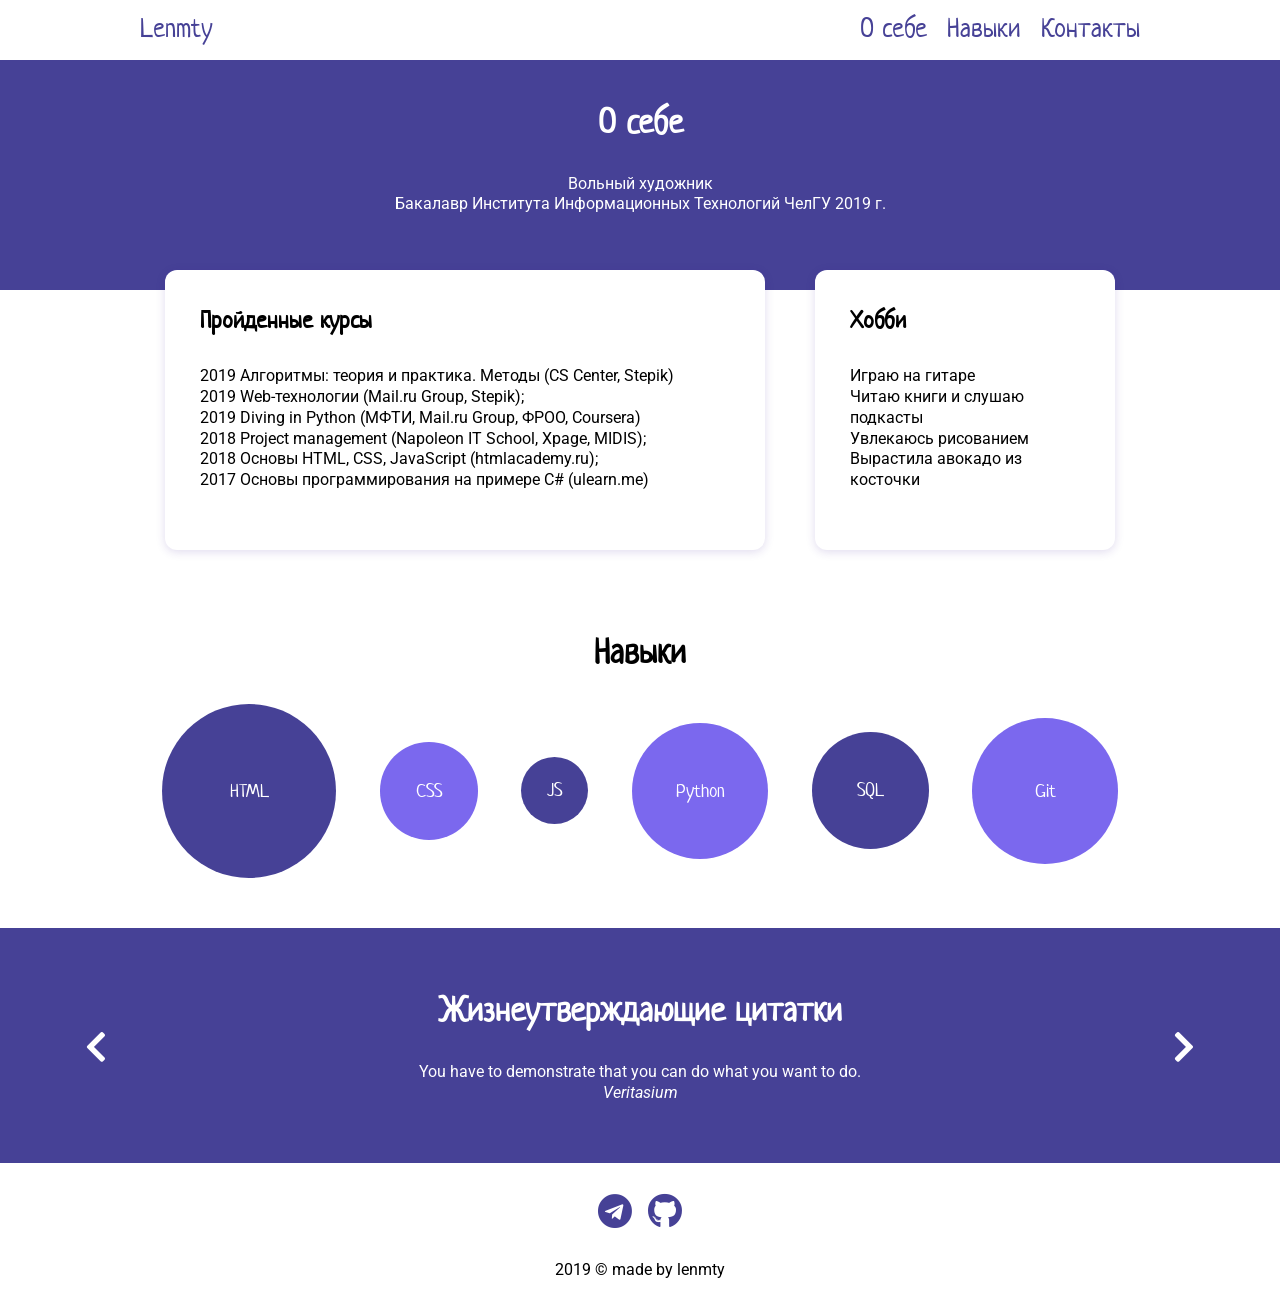
<file: index.html>
<!DOCTYPE html>
<html>
	<head>
		<meta charset="utf-8">
		<meta name="viewport" content="width=device-width, initial-scale=1">
		<link rel="stylesheet" type="text/css" href="css/style.css">
		<link rel="stylesheet" type="text/css" href="https://cdnjs.cloudflare.com/ajax/libs/font-awesome/5.11.2/css/all.min.css">
		<link href="https://fonts.googleapis.com/css?family=Neucha|Roboto&display=swap" rel="stylesheet"> 
		<title>LENMTY</title>
	</head>
	<body>
		<div class="container">
			<nav class="navigation">
				<section>
					<a class="nav-title" href="index.html">Lenmty</a>
					<ul class="nav-menu">
						<li><a class="page-scroll" href="#about">О себе</a></li>
						<li><a class="page-scroll" href="#skills">Навыки</a></li>
						<li><a class="page-scroll" href="#contact">Контакты</a></li>
					</ul>
				</section>
			</nav>
			<div class="nav section"></div>
			<div class="content">
				<div id="about" class="section about">
					<header class="header">
						<h1>О себе</h1>
						<p>Вольный художник</p>
						Бакалавр Института Информационных Технологий ЧелГУ 2019 г.
					</header>
					<section>
						<div class="cards">
							<div class="courses">
								<h2>Пройденные курсы</h2>
								<ul>
									<li>2019 Алгоритмы: теория и практика. Методы (CS Center, Stepik)</li>
									<li>2019 Web-технологии (Mail.ru Group, Stepik);</li>
									<li>2019 Diving in Python (МФТИ, Mail.ru Group, ФРОО, Coursera)</li>
									<li>2018 Project management (Napoleon IT School, Xpage, MIDIS);</li>
									<li>2018 Основы HTML, CSS, JavaScript (htmlacademy.ru);</li>
									<li>2017 Основы программирования на примере C# (ulearn.me)</li>
								</ul>
							</div>
							<div class="hobbies">
								<h2>Хобби</h2>
								<ul>
									<li>Играю на гитаре</li>
									<li>Читаю книги и слушаю подкасты</li>
									<li>Увлекаюсь рисованием</li>
									<li>Вырастила авокадо из косточки</li>					
								</ul>
							</div>				
						</div>
					</section>
				</div>
				<section>
					<div id="skills" class="section skills">
						<h1>Навыки</h1>
						<div class="rounded">
							<div class="html">HTML</div>
							<div class="css">CSS</div>
							<div class="js">JS</div>
							<div class="python">Python</div>
							<div class="sql">SQL</div>
							<div class="git">Git</div>
						</div>
					</div>
				</section>
				<div class="carousel section">
					<h1>Жизнеутверждающие цитатки</h1>
					<div class="rules">
						<div class="active">
							<p>You have to demonstrate that you can do what you want to do.</p>
							<i>Veritasium</i>
						</div>
						<div>
							<p>Секрет успеха в правильном алгоритме.</p>
							<i>Курс по алгоритмам</i>
						</div>
						<div>
							<p>Вы в своей жизни должны жить.</p>
							<i>Декан</i>
						</div>
					</div>
					<a href="" onclick="return false;" class="prev">
						<i class="fa fa-chevron-left" aria-hidden="true"></i>
					</a>
					<a href="" onclick="return false;" class="next">
						<i class="fa fa-chevron-right" aria-hidden="true"></i>
					</a>
				</div>
			</div>
			<footer class="footer">
				<section>
					<ul id="contact" class="section contact">
						<li>
							<a href="" target="_blank" title="telegram">
								<i class="fab fa-telegram"></i>
							</a>
						</li>  
						<li>
							<a href="https://github.com/lenmty" target="_blank" title="github">
								<i class="fab fa-github"></i>
							</a>
						</li>
					</ul>
					<p>2019 © made by lenmty</p>
				</section>
			</footer>
		</div>
		
		<script src="https://cdnjs.cloudflare.com/ajax/libs/jquery/3.4.1/jquery.min.js"></script>
		<script src="js/script.js"></script>
	</body>
</html>
</file>
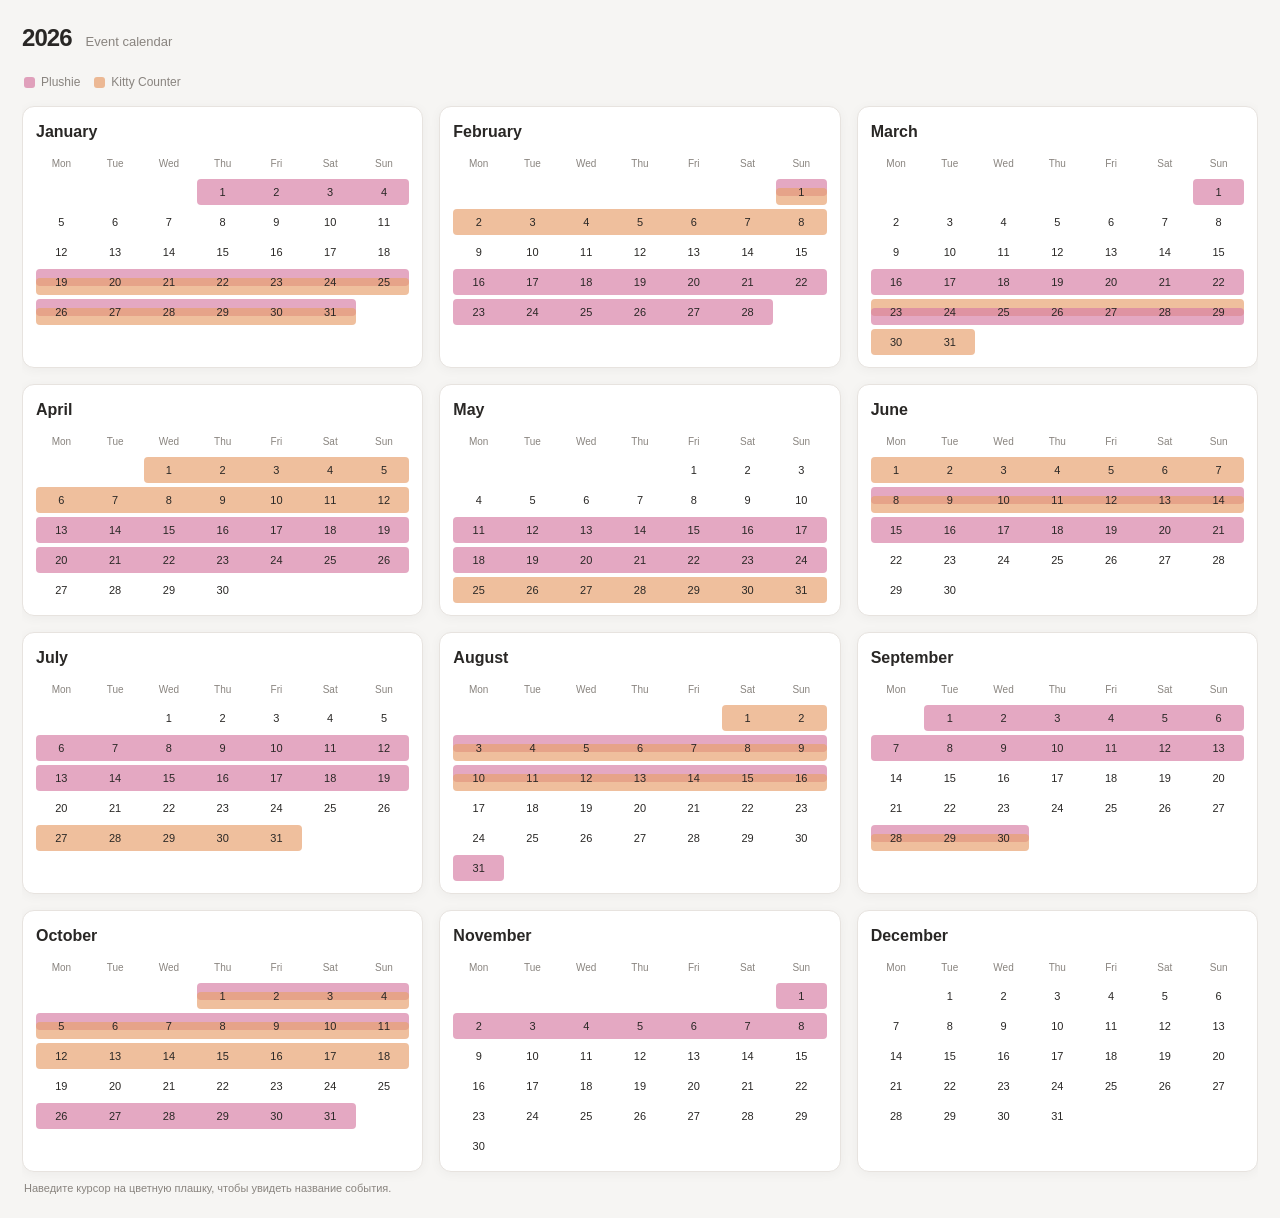
<file: notion/index.html>
<!doctype html>
<html lang="ru">
<head>
<meta charset="utf-8">
<meta name="viewport" content="width=device-width, initial-scale=1">
<title>Calendar 2026</title>
<style>
  :root {
    color-scheme: light dark;
    --page: #f6f5f3;
    --panel: #ffffff;
    --text: #292725;
    --muted: #89847f;
    --line: #e7e3df;
    --day-hover: #eeeae6;
    --plushie: #d77fa5;
    --kitty: #e7a16f;
    --plushie-text: #3b1830;
    --kitty-text: #402313;
    --today: #5c82c7;
    --shadow: 0 2px 12px rgba(0,0,0,.045);
  }
  @media (prefers-color-scheme: dark) {
    :root {
      --page: #171717;
      --panel: #202020;
      --text: #efeeec;
      --muted: #aaa6a2;
      --line: #383838;
      --day-hover: #303030;
      --plushie: #a85c7e;
      --kitty: #b8794f;
      --plushie-text: #fff4fa;
      --kitty-text: #fff5ed;
      --today: #8baeea;
      --shadow: 0 2px 14px rgba(0,0,0,.16);
    }
  }
  /* Optional overrides for hosts that expose their theme on the document. */
  html[data-theme="light"], body[data-theme="light"], .theme-light {
    color-scheme: light;
    --page:#f6f5f3; --panel:#fff; --text:#292725; --muted:#89847f;
    --line:#e7e3df; --day-hover:#eeeae6; --plushie:#d77fa5; --kitty:#e7a16f;
    --plushie-text:#3b1830; --kitty-text:#402313; --today:#5c82c7;
  }
  html[data-theme="dark"], body[data-theme="dark"], .theme-dark {
    color-scheme: dark;
    --page:#171717; --panel:#202020; --text:#efeeec; --muted:#aaa6a2;
    --line:#383838; --day-hover:#303030; --plushie:#a85c7e; --kitty:#b8794f;
    --plushie-text:#fff4fa; --kitty-text:#fff5ed; --today:#8baeea;
  }
  * { box-sizing: border-box; }
  html, body { width:100%; max-width:100%; overflow-x:hidden; }
  body {
    margin: 0; padding: 22px;
    background: var(--page); color: var(--text);
    font: 14px/1.35 -apple-system, BlinkMacSystemFont, "Segoe UI", sans-serif;
    transition: background .2s, color .2s;
  }
  .wrap { width:100%; max-width:1500px; min-width:0; margin:0 auto; overflow:hidden; }
  header { display:flex; align-items:baseline; gap:14px; margin: 0 0 20px; }
  h1 { font-size: 24px; letter-spacing:-.04em; margin:0; font-weight:650; }
  .subtitle { color:var(--muted); font-size:13px; }
  .months { display:grid; width:100%; min-width:0; grid-template-columns:repeat(3,minmax(0,1fr)); gap:16px; }
  .month {
    min-width:0; padding:14px 13px 12px; background:var(--panel);
    border:1px solid var(--line); border-radius:12px; box-shadow:var(--shadow);
  }
  .month h2 { margin:0 0 12px; font-size:16px; font-weight:650; }
  .weekdays, .week {
    display:grid; grid-template-columns:repeat(7,minmax(0,1fr)); column-gap:3px;
  }
  .weekdays { margin-bottom:5px; color:var(--muted); text-align:center; font-size:10px; }
  .weekdays span { padding:3px 0; }
  .weeks { display:flex; flex-direction:column; gap:4px; }
  .week {
    --week-height:26px; position:relative; grid-template-rows:26px; row-gap:0; height:26px; min-height:26px;
    isolation:isolate; overflow:visible;
  }
  .day {
    grid-row:1; grid-column:auto; min-width:0; text-align:center; padding-top:5px;
    border-radius:5px; color:var(--text); font-size:11px; line-height:16px;
    z-index:10; pointer-events:none; position:relative;
  }
  .day.empty { color:transparent; }
  .day.today { color:var(--today); font-weight:700; }
  .event {
    z-index:2; min-width:0; height:var(--bar-height, 100%); align-self:start;
    border-radius:4px; padding:0; overflow:visible;
    cursor:pointer; position:relative; align-self:start;
    top:var(--bar-top, 0px);
    transition:filter .13s ease, box-shadow .13s ease;
    background:var(--event-color);
    opacity:.68;
  }
  .event.plushie { --event-color:var(--plushie); }
  .event.kitty { --event-color:var(--kitty); }
  .event:hover {
    opacity:.94; filter:brightness(1.08); z-index:5;
    box-shadow:0 0 0 1px var(--event-color), 0 2px 7px rgba(0,0,0,.18);
  }
  .event:active {
    opacity:1; filter:brightness(1.16);
    box-shadow:0 0 0 2px var(--event-color), inset 0 0 0 1px rgba(255,255,255,.35);
  }
  .event::after {
    content:attr(data-tooltip); position:absolute; left:50%; bottom:calc(100% + 7px);
    transform:translateX(-50%) translateY(3px); z-index:20;
    padding:6px 9px; border-radius:6px; background:var(--text); color:var(--panel);
    font-size:11px; line-height:1.2; font-weight:600; white-space:nowrap;
    box-shadow:0 3px 12px rgba(0,0,0,.2); opacity:0; visibility:hidden;
    pointer-events:none; transition:opacity .12s ease, transform .12s ease;
  }
  .event:hover::after {
    opacity:1; visibility:visible; transform:translateX(-50%) translateY(0);
  }
  .legend { display:flex; flex-wrap:wrap; gap:14px; margin:0 0 15px 2px; color:var(--muted); font-size:12px; }
  .legend span { display:inline-flex; align-items:center; gap:6px; }
  .swatch { width:11px; height:11px; border-radius:3px; display:inline-block; }
  .note { color:var(--muted); font-size:11px; margin:9px 2px 0; }
  @media (max-width: 700px) {
    body { padding:7px; }
    header { gap:7px; margin-bottom:10px; }
    h1 { font-size:18px; }
    .subtitle { font-size:10px; }
    .months { grid-template-columns:repeat(3,minmax(0,1fr)); gap:5px; }
    .month { padding:6px 4px 7px; border-radius:7px; }
    .month h2 { font-size:10px; margin-bottom:6px; }
    .weekdays, .week { column-gap:1px; }
    .weekdays { font-size:7px; margin-bottom:3px; }
    .weekdays span { padding:2px 0; }
    .weeks { gap:2px; }
    .week { --week-height:18px; grid-template-rows:18px; height:18px; min-height:18px; }
    .day { font-size:8px; line-height:13px; padding-top:2px; border-radius:3px; }
    .event { border-radius:2px; }
    .event::after { font-size:9px; padding:4px 6px; }
    .legend { gap:8px; margin-bottom:9px; font-size:10px; }
    .swatch { width:8px; height:8px; }
    .note { font-size:9px; }
  }
</style>
</head>
<body>
<div class="wrap">
  <header><h1>2026</h1><span class="subtitle">Event calendar</span></header>
  <div class="legend">
    <span><i class="swatch" style="background:var(--plushie);opacity:.72"></i> Plushie</span>
    <span><i class="swatch" style="background:var(--kitty);opacity:.72"></i> Kitty Counter</span>
  </div>
  <main class="months" id="months"></main>
  <p class="note">Наведите курсор на цветную плашку, чтобы увидеть название события.</p>
</div>
<script>
const events = [
  ["Red Bean Shark","plushie","2026-10-26","2026-11-08"],
  ["Sweet Pancake","plushie","2026-09-28","2026-10-11"],
  ["Pawjama Kitty","kitty","2026-09-28","2026-10-18"],
  ["Stylish Corn","plushie","2026-08-31","2026-09-13"],
  ["Wobble Berry","plushie","2026-08-03","2026-08-16"],
  ["Workout Meow","kitty","2026-07-27","2026-08-16"],
  ["Crunchy Raccoon","plushie","2026-07-06","2026-07-19"],
  ["Broccoo Bird","plushie","2026-06-08","2026-06-21"],
  ["Catventure","kitty","2026-05-25","2026-06-14"],
  ["Toast Express","plushie","2026-05-11","2026-05-24"],
  ["Cotton Sheep","plushie","2026-04-13","2026-04-26"],
  ["Meowssical","kitty","2026-03-23","2026-04-12"],
  ["Puff Squad","plushie","2026-03-16","2026-03-29"],
  ["Kiwi Curio","plushie","2026-02-16","2026-03-01"],
  ["Bashful Roll","plushie","2026-01-19","2026-02-01"],
  ["Garden","kitty","2026-01-19","2026-02-08"],
  ["Chirp Shroomlet","plushie","2025-12-22","2026-01-04"]
];
const monthNames = ["January","February","March","April","May","June","July","August","September","October","November","December"];
const weekdays = ["Mon","Tue","Wed","Thu","Fri","Sat","Sun"];
const parse = s => { const [y,m,d]=s.split("-").map(Number); return new Date(y,m-1,d,12); };
const iso = d => `${d.getFullYear()}-${String(d.getMonth()+1).padStart(2,"0")}-${String(d.getDate()).padStart(2,"0")}`;
const root = document.getElementById("months");

for (let month=0; month<12; month++) {
  const year=2026, first=new Date(year,month,1,12), last=new Date(year,month+1,0,12);
  const offset=(first.getDay()+6)%7;
  const daysInMonth=last.getDate(), weekCount=Math.ceil((offset+daysInMonth)/7);
  const card=document.createElement("section"); card.className="month";
  const title=document.createElement("h2"); title.textContent=monthNames[month]; card.append(title);
  const heads=document.createElement("div"); heads.className="weekdays";
  weekdays.forEach(w=>{const s=document.createElement("span");s.textContent=w;heads.append(s);});
  card.append(heads);
  const weeks=document.createElement("div"); weeks.className="weeks";

  for(let w=0;w<weekCount;w++){
    const week=document.createElement("div"); week.className="week";
    const weekStartIndex=w*7-offset;
    for(let c=0;c<7;c++){
      const dayNum=weekStartIndex+c+1;
      const cell=document.createElement("div"); cell.className="day";
      cell.style.gridColumn=`${c+1} / ${c+2}`;
      if(dayNum<1 || dayNum>daysInMonth){cell.classList.add("empty");cell.textContent="·";}
      else {cell.textContent=dayNum;}
      week.append(cell);
    }

    // Split each event into the portion that falls within this calendar week.
    const startDate=new Date(year,month,1+weekStartIndex,12);
    const endDate=new Date(year,month,1+weekStartIndex+6,12);
    const segments=events.map(e=>({e,s:parse(e[2]),t:parse(e[3])}))
      .filter(x=>x.t>=startDate && x.s<=endDate && x.t>=first && x.s<=last)
      .map(x=>{
        const a=new Date(Math.max(x.s.getTime(),startDate.getTime(),first.getTime()));
        const b=new Date(Math.min(x.t.getTime(),endDate.getTime(),last.getTime()));
        return { ...x, colStart:((a.getDay()+6)%7)+1, colEnd:((b.getDay()+6)%7)+2 };
      })
      .sort((a,b)=>a.colStart-b.colStart || a.colEnd-b.colEnd);

    // Assign non-overlapping vertical lanes for overlapping ranges.
    const laneEnds=[];
    segments.forEach(seg=>{
      let lane=laneEnds.findIndex(end=>end<=seg.colStart);
      if(lane===-1){lane=laneEnds.length;laneEnds.push(0);}
      laneEnds[lane]=seg.colEnd;
      seg.lane=lane;
    });
    segments.forEach(seg=>{
      const overlaps = segments.filter(other =>
        other !== seg && other.colStart < seg.colEnd && other.colEnd > seg.colStart
      );
      const isOverlapping = overlaps.length > 0;
      const bar=document.createElement("div");
      bar.className=`event ${seg.e[1]}`;
      bar.style.gridColumn=`${seg.colStart} / ${seg.colEnd}`;
      bar.style.gridRow="1";
      // Only segments that actually overlap are shortened. Their vertical
      // positions are based on the calendar row height, not percentage margins.
      const stripHeight = isOverlapping ? 66 : 100;
      const maxLane = isOverlapping ? Math.max(seg.lane, ...overlaps.map(x => x.lane)) : 0;
      const offset = isOverlapping && maxLane > 0
        ? (seg.lane / maxLane) * 34
        : 0;
      bar.style.setProperty("--bar-height",`${stripHeight}%`);
      // top is now an actual pixel value relative to the fixed-height week row.
      // This avoids percentage-positioning quirks inside the Notion embed.
      bar.style.setProperty("--bar-top",`calc(var(--week-height, 26px) * ${offset / 100})`);
      bar.dataset.tooltip=seg.e[0];
      bar.setAttribute("aria-label",seg.e[0]);
      bar.setAttribute("role","button");
      bar.setAttribute("tabindex","0");
      // This is a visual prototype only: no navigation or database action is attached.
      week.append(bar);
    });
    weeks.append(week);
  }
  card.append(weeks); root.append(card);
}
</script>
</body>
</html>
</file>
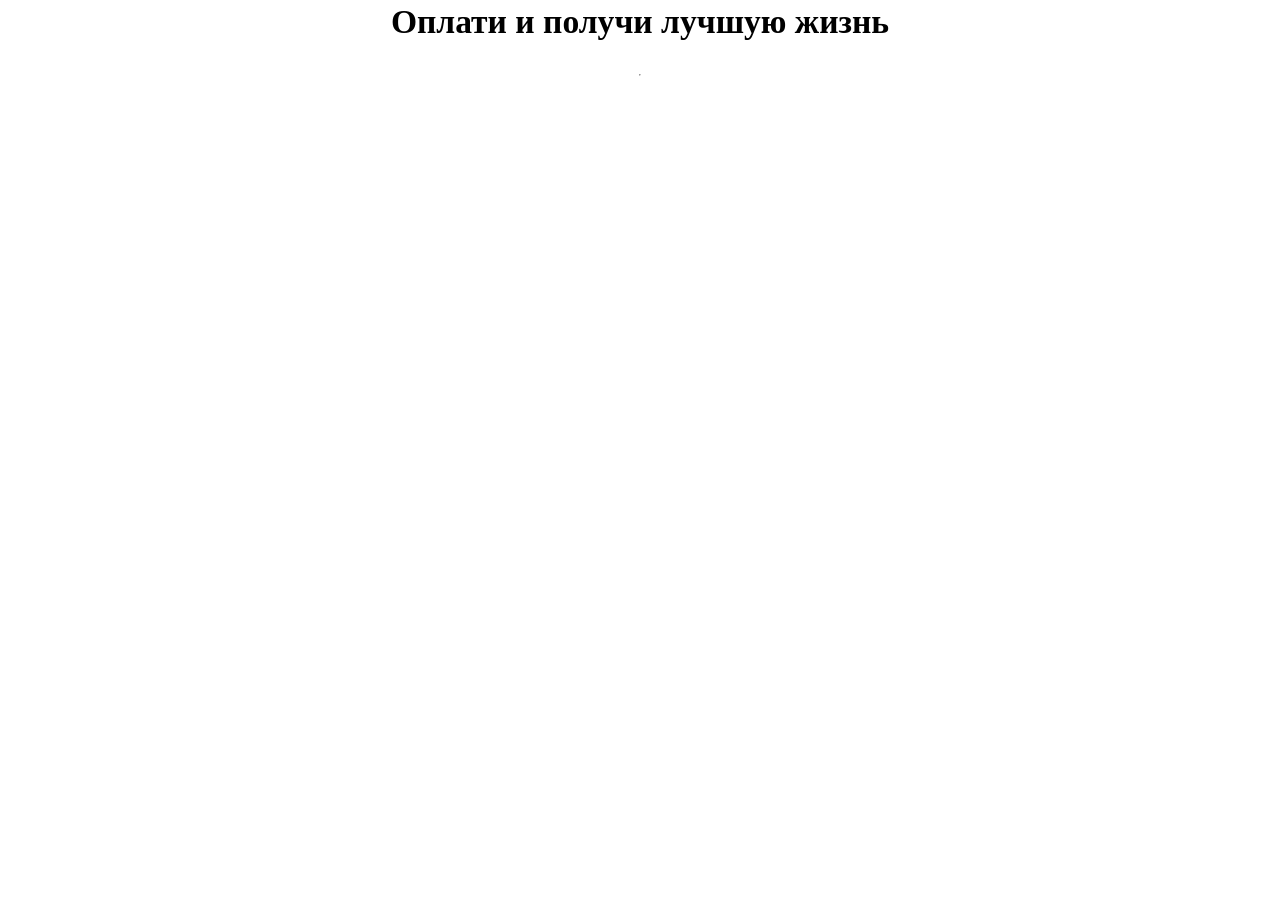
<file: test/index.html>
<!DOCTYPE html>
<html lang="ru">
<head>
    <meta charset="UTF-8">
    <meta name="viewport" content="width=device-width, initial-scale=1.0">

    <link rel="stylesheet" href="../css/style.css">
    <link rel="stylesheet" href="button.css">
</head>

<body>

    <main class="container">
        <h1>Оплати и получи лучшую жизнь</h1>
        <div style="width: 100%; display: flex; flex-direction: column; align-items: center;">
            <div data-getplatinum-widget data-payment-url="https://test-nugget.getplatinum.ru/payment/8Cc1FQd"></div>
            <hr>
            <div data-getplatinum-widget data-payment-url="https://test-nugget.getplatinum.ru/payment/otU4fK9"></div>
            <div data-getplatinum-widget data-payment-url="https://test-nugget.getplatinum.ru/payment/RPJgtI0"></div>
            <div data-getplatinum-widget data-payment-url="https://test-nugget.getplatinum.ru/payment/49ydtaH"></div>
            <div data-getplatinum-widget data-payment-url="https://test-nugget.getplatinum.ru/payment/otU4fK9"></div>
            <div data-getplatinum-widget data-payment-url="https://test-nugget.getplatinum.ru/payment/RPJgtI0"></div>
            <div data-getplatinum-widget data-payment-url="https://test-nugget.getplatinum.ru/payment/49ydtaH"></div>
            <div data-getplatinum-widget data-payment-url="https://test-nugget.getplatinum.ru/payment/otU4fK9"></div>
            <div data-getplatinum-widget data-payment-url="https://test-nugget.getplatinum.ru/payment/RPJgtI0"></div>
            <div data-getplatinum-widget data-payment-url="https://test-nugget.getplatinum.ru/payment/49ydtaH"></div>
        </div>
    </main>

    <!-- <script src="../js/script.js"></script> -->
    <script src="https://test-nugget.getplatinum.ru/widget/loader.js" async></script>
</body>
</html>
</file>
<file: css/style.css>
* { margin: 0; padding: 0; }

body {
	line-height: 1.3;
	font-family: Roboto, Arial, sans-serif;
}

h1 {
	text-align: center;
	margin-bottom: 30px;
	font-size: 2.1em;
	font-family: 'Neucha', cursive;
}

a {
	text-decoration: none;
	outline: none;
	color: #464196;
	transition: all .3s linear;
	font-family: 'Neucha', cursive;
	cursor: pointer;
}

a.active {
	text-shadow: 0px 0px 2px #7B68EE;
}

a:hover {
	color: #7B68EE;
}

ul {
	list-style-type: none;
}

.container {
	display: flex;
	flex-direction: column;
	max-width: 100%;
}

.navigation {
	width: 100%;
	padding: 10px 0;
	font-size: 1.7em;
	position: fixed;
	background: #fff;
}

.navigation section {
	max-width: 1000px;
	margin: 0 auto;
	padding: 0 10px;
}

.nav-title {
	display: block;
	float: left;
}

.nav-menu {
	display: flex;
	float: right;
}

.nav-menu li {
	text-align: center;
	margin-left: 20px;
}

.nav {
	height: 60px;
}

.header {
	background: #464196;
	color: #fff;
	text-align: center;
	min-height: 150px;
	padding: 40px 0;
}

.cards {
	margin-top: -20px;
	margin-bottom: 50px;
	display: flex;
	justify-content: space-around;
}

.cards h2 {
	margin-bottom: 30px;
	font-family: 'Neucha', cursive;
}

.courses,
.hobbies {
	box-sizing: border-box;
	padding: 35px 35px;
	border-radius: 12px;
	min-height: 280px;
	box-shadow: 0 2px 10px 0 rgba(60, 28, 151, 0.16);
	background: #fff;
	text-align: left;
}

.courses {
	width: 60%;
}

.hobbies {
	width: 30%;
}

.content section,
.footer section {
	max-width: 1000px;
	margin: 0 auto;
}

.skills {
	padding-top: 30px;
	margin-bottom: 50px;
}

.rounded {
	display: flex;
	flex-wrap: wrap;
	justify-content: space-around;
	align-items: center;
}

.rounded > div {
	width: 80px;
	height: 80px;
	background: #464196;
	color: #fff;
	border-radius: 50%;
	text-align: center;
	padding: 20px;
	font-family: 'Neucha', cursive;
	font-size: 1.2em;
}

.rounded > div:nth-child(even) {
	background: #7B68EE;
}

div.html { width: 7em; height: 7em; line-height: 7em; }
div.css { width: 3em; height: 3em; line-height: 3em; }
div.js { width: 1.4em; height: 1.4em; line-height: 1.4em; transition: 1s; }
div.js:hover { width: 4.5em; height: 4.5em; line-height: 4.5em; }
div.python { width: 5em; height: 5em; line-height: 5em; }
div.sql { width: 4em; height: 4em; line-height: 4em; }
div.git { width: 5.5em; height: 5.5em; line-height: 5.5em; }

.carousel {
	padding: 60px 0;
	background: #464196;
	color: #fff;
	text-align: center;
	position: relative;
}

.rules div {
	display: none;
}

.rules div.active {
	display: block;
}

.prev,
.next {
	position: absolute;
	width: 15%;
	color: #fff;
	top: 43%;
}

.prev {
	left: 0;
}

.next {
	right: 0;
}

.footer {
	padding: 30px 0;
}

.footer section {
	text-align: center;
}

.contact {
	display: flex;
	justify-content: center;
	margin-bottom: 30px;
}

.contact > li {
	min-width: 50px;
	max-width: 50px;
}

.fab,
.fa {
	font-size: 35px;
}

@media (max-width: 700px) {
.header {
	padding: 40px 20px;
}

.cards {
	flex-wrap: wrap;
}

.cards > div {
	width: 90%;
	margin-bottom: 10px;
}
}

@media (max-width: 490px) {
h1, 
a,  
.cards h2,
.rounded > div {
	font-family: Roboto, Arial, sans-serif;
}

.nav-title {
	display: none;
}

.nav-menu {
	display: flex;
	width: 100%;
	justify-content: space-around;
}

.nav-menu li {
	text-align: center;
	margin-left: 0;
}

.header {
	padding: 40px 20px;
}

.cards {
	flex-wrap: wrap;
	margin-bottom: 20px;
}

.cards > div {
	width: 90%;
	margin-bottom: 10px;
}

.rounded > div {
	font-size: 1em;
}

.carousel {
	padding: 60px 20px;
}

.carousel h1 {
	font-size: 1.7em;
}
}
</file>
<file: test/button.css>
div[data-getplatinum-widget] .getplatinum-widget-button {
    background-color: #ff8fb3;
    color: #ffffff;
    border: none;
    border-radius: 12px;
    padding: 12px 22px;
    font-size: 18px;
    font-family: Roboto, Arial, sans-serif;
    font-weight: 500;
    cursor: pointer;

    background-image: url('orange-cat.png');
    background-repeat: no-repeat;
    background-position: right 12px center;
    background-size: 28px 28px;

    padding-right: 52px;
}

.getplatinum-widget-button:hover {
    background-color: #ff709d;
}
</file>
